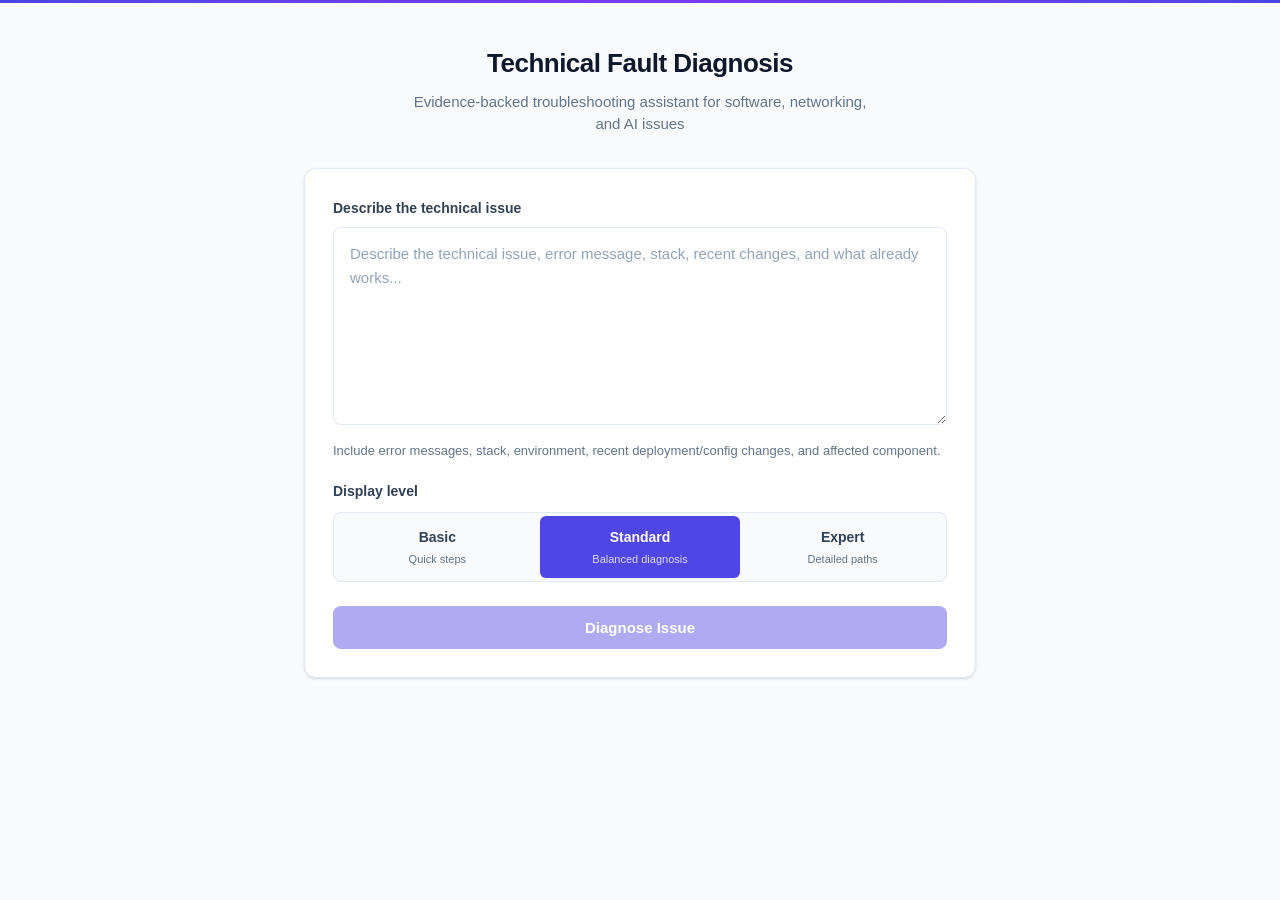
<file: features/fault-diagnosis/frontend/index.html>
<!DOCTYPE html>
<html lang="en">
<head>
  <meta charset="UTF-8">
  <meta name="viewport" content="width=device-width, initial-scale=1.0">
  <meta name="description" content="Evidence-backed troubleshooting assistant for software, networking, and AI issues">
  <title>Technical Fault Diagnosis</title>
  <link rel="stylesheet" href="styles.css">
</head>
<body>
  <div class="app-container" id="app-container">

    <!-- ===== Screen 1: Input ===== -->
    <section id="screen-input" class="screen active">
      <header class="app-header">
        <h1 class="app-header__title">Technical Fault Diagnosis</h1>
        <p class="app-header__subtitle">Evidence-backed troubleshooting assistant for software, networking, and AI issues</p>
      </header>

      <div class="card">
        <div class="form-group">
          <label class="form-label" for="problem-text">Describe the technical issue</label>
          <textarea
            id="problem-text"
            class="form-textarea"
            placeholder="Describe the technical issue, error message, stack, recent changes, and what already works..."
            rows="7"
          ></textarea>
          <p class="form-helper">Include error messages, stack, environment, recent deployment/config changes, and affected component.</p>
        </div>

        <fieldset class="level-selector">
          <legend class="level-selector__legend">Display level</legend>
          <div class="segmented-control" role="radiogroup" aria-label="Display level">
            <input type="radio" name="display_level" value="basic" id="level-basic">
            <label for="level-basic" class="segmented-control__option">
              <span class="segmented-control__option-name">Basic</span>
              <span class="segmented-control__option-desc">Quick steps</span>
            </label>

            <input type="radio" name="display_level" value="standard" id="level-standard" checked>
            <label for="level-standard" class="segmented-control__option">
              <span class="segmented-control__option-name">Standard</span>
              <span class="segmented-control__option-desc">Balanced diagnosis</span>
            </label>

            <input type="radio" name="display_level" value="expert" id="level-expert">
            <label for="level-expert" class="segmented-control__option">
              <span class="segmented-control__option-name">Expert</span>
              <span class="segmented-control__option-desc">Detailed paths</span>
            </label>
          </div>
        </fieldset>

        <button id="btn-diagnose" class="btn btn--primary" type="button" disabled>
          Diagnose Issue
        </button>
      </div>
    </section>

    <!-- ===== Screen 2: Loading ===== -->
    <section id="screen-loading" class="screen" aria-live="polite">
      <div class="card loading-container">
        <div class="spinner" aria-hidden="true"></div>
        <p class="loading-text">Analyzing issue and preparing diagnostic steps&hellip;</p>
        <p class="loading-subtext">This may take a moment while the system evaluates the problem and builds a diagnostic path.</p>
        <button id="btn-cancel" class="btn btn--ghost" type="button">Cancel</button>
      </div>
    </section>

    <!-- ===== Screen 3: Result ===== -->
    <section id="screen-result" class="screen">
      <div id="result-container"></div>
    </section>

    <!-- ===== Screen 4: Error ===== -->
    <section id="screen-error" class="screen" role="alert">
      <div class="card error-card">
        <p class="error-card__title">Could not complete diagnosis</p>
        <ul id="error-list" class="error-list"></ul>
        <button id="btn-retry" class="btn btn--primary" type="button">Try Again</button>
      </div>
    </section>

  </div>

  <!-- ===== Action Plan Modal ===== -->
  <div id="action-plan-overlay" class="ap-overlay" aria-hidden="true">
    <div class="ap-panel" role="dialog" aria-labelledby="ap-panel-title" aria-modal="true">
      <div class="ap-panel__header">
        <h2 id="ap-panel-title" class="ap-panel__title">Recommended action plan</h2>
        <button id="btn-ap-close" class="ap-panel__close" type="button" aria-label="Close panel">&times;</button>
      </div>
      <div id="ap-panel-body" class="ap-panel__body"></div>
      <div class="ap-panel__footer">
        <button id="btn-ap-copy" class="btn btn--secondary" type="button">Copy action plan</button>
        <button id="btn-ap-dismiss" class="btn btn--primary" type="button" style="width: auto">Close</button>
      </div>
    </div>
  </div>

  <script src="app.js"></script>
</body>
</html>
</file>
<file: features/fault-diagnosis/frontend/styles.css>
/* ===========================================
   Design Tokens
   =========================================== */
:root {
  --primary: #4F46E5;
  --primary-hover: #4338CA;
  --primary-light: #EEF2FF;
  --primary-100: #E0E7FF;
  --background: #F8FAFC;
  --surface: #FFFFFF;
  --border: #E2E8F0;
  --border-strong: #CBD5E1;
  --text: #0F172A;
  --text-secondary: #334155;
  --muted: #64748B;
  --muted-light: #94A3B8;
  --danger: #DC2626;
  --danger-bg: #FEF2F2;
  --danger-border: #FECACA;
  --danger-text: #991B1B;
  --radius: 12px;
  --radius-sm: 8px;
  --radius-xs: 6px;
  --shadow-sm: 0 1px 2px 0 rgb(0 0 0 / 0.05);
  --shadow: 0 1px 3px 0 rgb(0 0 0 / 0.1), 0 1px 2px -1px rgb(0 0 0 / 0.1);
  --shadow-md: 0 4px 6px -1px rgb(0 0 0 / 0.1), 0 2px 4px -2px rgb(0 0 0 / 0.1);
  --font: -apple-system, BlinkMacSystemFont, 'Segoe UI', 'Inter', Roboto, 'Helvetica Neue', Arial, sans-serif;
  --transition: 150ms ease;
}

/* ===========================================
   Reset & Base
   =========================================== */
*, *::before, *::after { box-sizing: border-box; margin: 0; padding: 0; }

html {
  font-size: 16px;
  -webkit-font-smoothing: antialiased;
  -moz-osx-font-smoothing: grayscale;
}

body {
  font-family: var(--font);
  background: var(--background);
  color: var(--text);
  line-height: 1.6;
  min-height: 100vh;
}

body::before {
  content: '';
  display: block;
  height: 3px;
  background: linear-gradient(90deg, var(--primary), #7C3AED, var(--primary));
}

/* ===========================================
   Layout
   =========================================== */
.app-container {
  max-width: 720px;
  margin: 0 auto;
  padding: 40px 24px 60px;
}

.app-container--wide {
  max-width: 960px;
}

/* ===========================================
   Screen Visibility
   =========================================== */
.screen { display: none; }
.screen.active {
  display: block;
  animation: fadeIn 0.3s ease;
}

@keyframes fadeIn {
  from { opacity: 0; transform: translateY(8px); }
  to   { opacity: 1; transform: translateY(0); }
}

/* ===========================================
   Header
   =========================================== */
.app-header {
  text-align: center;
  margin-bottom: 32px;
}

.app-header__title {
  font-size: 1.625rem;
  font-weight: 700;
  color: var(--text);
  letter-spacing: -0.02em;
  margin-bottom: 6px;
}

.app-header__subtitle {
  font-size: 0.9375rem;
  color: var(--muted);
  max-width: 460px;
  margin: 0 auto;
  line-height: 1.5;
}

/* ===========================================
   Cards
   =========================================== */
.card {
  background: var(--surface);
  border: 1px solid var(--border);
  border-radius: var(--radius);
  box-shadow: var(--shadow);
  padding: 28px;
}

.card + .card { margin-top: 16px; }
.card--accent { border-left: 3px solid var(--primary); }
.card--highlight { background: var(--primary-light); border-color: var(--primary-100); }

/* ===========================================
   Form Elements
   =========================================== */
.form-group { margin-bottom: 20px; }

.form-label {
  display: block;
  font-size: 0.875rem;
  font-weight: 600;
  color: var(--text-secondary);
  margin-bottom: 8px;
}

.form-textarea {
  width: 100%;
  min-height: 160px;
  padding: 14px 16px;
  font-family: var(--font);
  font-size: 0.9375rem;
  line-height: 1.6;
  color: var(--text);
  background: var(--surface);
  border: 1px solid var(--border);
  border-radius: var(--radius-sm);
  resize: vertical;
  transition: border-color var(--transition), box-shadow var(--transition);
}

.form-textarea:hover { border-color: var(--border-strong); }

.form-textarea:focus {
  outline: none;
  border-color: var(--primary);
  box-shadow: 0 0 0 3px rgb(79 70 229 / 0.15);
}

.form-textarea::placeholder { color: var(--muted-light); }

.form-helper {
  font-size: 0.8125rem;
  color: var(--muted);
  margin-top: 8px;
  line-height: 1.5;
}

/* ===========================================
   Segmented Control
   =========================================== */
.level-selector { border: none; margin-bottom: 24px; }

.level-selector__legend {
  font-size: 0.875rem;
  font-weight: 600;
  color: var(--text-secondary);
  margin-bottom: 10px;
}

.segmented-control {
  display: flex;
  background: var(--background);
  border: 1px solid var(--border);
  border-radius: var(--radius-sm);
  padding: 3px;
  gap: 2px;
}

.segmented-control input[type="radio"] {
  position: absolute;
  opacity: 0;
  width: 0;
  height: 0;
}

.segmented-control__option {
  flex: 1;
  text-align: center;
  padding: 10px 12px;
  border-radius: var(--radius-xs);
  cursor: pointer;
  transition: all var(--transition);
  user-select: none;
}

.segmented-control__option-name {
  display: block;
  font-size: 0.875rem;
  font-weight: 600;
  color: var(--text-secondary);
}

.segmented-control__option-desc {
  display: block;
  font-size: 0.6875rem;
  color: var(--muted);
  margin-top: 2px;
}

.segmented-control input:checked + .segmented-control__option {
  background: var(--primary);
  box-shadow: var(--shadow-sm);
}

.segmented-control input:checked + .segmented-control__option .segmented-control__option-name { color: #fff; }
.segmented-control input:checked + .segmented-control__option .segmented-control__option-desc { color: rgb(255 255 255 / 0.8); }

.segmented-control input:focus-visible + .segmented-control__option {
  outline: 2px solid var(--primary);
  outline-offset: 2px;
}

.segmented-control__option:hover { background: rgb(79 70 229 / 0.06); }
.segmented-control input:checked + .segmented-control__option:hover { background: var(--primary-hover); }

/* ===========================================
   Buttons
   =========================================== */
.btn {
  display: inline-flex;
  align-items: center;
  justify-content: center;
  gap: 8px;
  padding: 12px 24px;
  font-family: var(--font);
  font-size: 0.9375rem;
  font-weight: 600;
  border: none;
  border-radius: var(--radius-sm);
  cursor: pointer;
  transition: all var(--transition);
  line-height: 1;
}

.btn:focus-visible { outline: 2px solid var(--primary); outline-offset: 2px; }

.btn--primary {
  width: 100%;
  background: var(--primary);
  color: #fff;
  padding: 14px 24px;
}

.btn--primary:hover:not(:disabled) {
  background: var(--primary-hover);
  transform: translateY(-1px);
  box-shadow: var(--shadow-md);
}

.btn--primary:active:not(:disabled) { transform: translateY(0); }
.btn--primary:disabled { opacity: 0.45; cursor: not-allowed; }

.btn--secondary {
  background: var(--surface);
  color: var(--text-secondary);
  border: 1px solid var(--border);
}

.btn--secondary:hover { background: var(--background); border-color: var(--border-strong); }

.btn--ghost {
  background: transparent;
  color: var(--muted);
  padding: 10px 16px;
}

.btn--ghost:hover { color: var(--text); background: var(--background); }

/* ===========================================
   Loading Screen
   =========================================== */
.loading-container {
  text-align: center;
  padding: 60px 28px;
}

.spinner {
  width: 40px;
  height: 40px;
  border: 3px solid var(--border);
  border-top-color: var(--primary);
  border-radius: 50%;
  animation: spin 0.8s linear infinite;
  margin: 0 auto 24px;
}

@keyframes spin { to { transform: rotate(360deg); } }

.loading-text {
  font-size: 1.0625rem;
  font-weight: 600;
  color: var(--text);
  margin-bottom: 8px;
}

.loading-subtext {
  font-size: 0.875rem;
  color: var(--muted);
  max-width: 380px;
  margin: 0 auto 24px;
}

/* ===========================================
   Result Sections
   =========================================== */
.section-title {
  font-size: 0.8125rem;
  font-weight: 700;
  text-transform: uppercase;
  letter-spacing: 0.06em;
  color: var(--muted);
  margin-bottom: 12px;
}

.summary-text {
  font-size: 0.9375rem;
  color: var(--text-secondary);
  line-height: 1.6;
}

.primary-path-text {
  font-size: 1rem;
  font-weight: 600;
  color: var(--text);
}

/* ===========================================
   Step Cards
   =========================================== */
.step-card {
  background: var(--surface);
  border: 1px solid var(--border);
  border-radius: var(--radius);
  padding: 20px 24px;
  margin-bottom: 12px;
  transition: box-shadow var(--transition);
}

.step-card:hover { box-shadow: var(--shadow-md); }

.checklist-pager {
  margin-top: 8px;
  margin-bottom: 20px;
}

.checklist-pager__heading {
  display: flex;
  align-items: center;
  justify-content: space-between;
  gap: 12px;
  margin-bottom: 12px;
}

.checklist-pager__heading .section-title {
  margin-bottom: 0;
}

.checklist-pager__counter {
  flex-shrink: 0;
  font-size: 0.8125rem;
  color: var(--muted);
  font-weight: 600;
}

.checklist-pager__slot .step-card {
  margin-bottom: 0;
}

.checklist-pager__nav {
  display: flex;
  justify-content: flex-end;
  gap: 10px;
  margin-top: 12px;
}

.checklist-pager__button {
  min-width: 112px;
}

.checklist-pager__button.btn--primary {
  width: auto;
  padding: 12px 24px;
}

.checklist-pager__button:disabled {
  opacity: 0.45;
  cursor: not-allowed;
  transform: none;
  box-shadow: none;
}

.step-card__header {
  display: flex;
  align-items: flex-start;
  gap: 12px;
  margin-bottom: 14px;
}

.step-card__number {
  flex-shrink: 0;
  width: 28px;
  height: 28px;
  display: flex;
  align-items: center;
  justify-content: center;
  background: var(--primary);
  color: #fff;
  font-size: 0.75rem;
  font-weight: 700;
  border-radius: 50%;
}

.step-card__title {
  font-size: 0.9375rem;
  font-weight: 600;
  color: var(--text);
  padding-top: 3px;
}

.step-card__field { margin-bottom: 10px; }
.step-card__field:last-child { margin-bottom: 0; }

.step-card__field-label {
  font-size: 0.75rem;
  font-weight: 600;
  text-transform: uppercase;
  letter-spacing: 0.04em;
  color: var(--muted);
  margin-bottom: 3px;
}

.step-card__field-value {
  font-size: 0.875rem;
  color: var(--text-secondary);
  line-height: 1.55;
}

.step-card__reference {
  margin-top: 12px;
  padding-top: 10px;
  border-top: 1px solid var(--border);
}

.step-card__reference-label {
  font-size: 0.75rem;
  font-weight: 700;
  color: var(--muted);
  text-transform: uppercase;
  letter-spacing: 0.04em;
  margin-bottom: 4px;
}

.step-card__reference a {
  font-size: 0.8125rem;
  color: var(--primary);
  text-decoration: none;
  font-weight: 500;
}

.step-card__reference a:hover { text-decoration: underline; }

/* ===========================================
   Lists
   =========================================== */
.cause-list, .path-list {
  list-style: none;
  padding: 0;
}

.cause-list li, .path-list li {
  position: relative;
  padding: 8px 0 8px 20px;
  font-size: 0.875rem;
  color: var(--text-secondary);
  line-height: 1.55;
  border-bottom: 1px solid var(--border);
}

.cause-list li:last-child, .path-list li:last-child { border-bottom: none; }

.cause-list li::before, .path-list li::before {
  content: '';
  position: absolute;
  left: 0;
  top: 15px;
  width: 6px;
  height: 6px;
  border-radius: 50%;
  background: var(--primary);
}

.path-list li::before { background: var(--muted-light); }

/* ===========================================
   References Summary
   =========================================== */
.ref-list { list-style: none; padding: 0; }

.ref-list li {
  padding: 8px 0;
  border-bottom: 1px solid var(--border);
}

.ref-list li:last-child { border-bottom: none; }

.ref-list a {
  font-size: 0.875rem;
  color: var(--primary);
  text-decoration: none;
  font-weight: 500;
}

.ref-list a:hover { text-decoration: underline; }

.ref-list__type {
  font-size: 0.6875rem;
  color: var(--muted);
  margin-left: 8px;
  font-weight: 400;
}

/* ===========================================
   Result Actions
   =========================================== */
.result-actions {
  display: flex;
  gap: 12px;
  margin-top: 28px;
  padding-top: 20px;
  border-top: 1px solid var(--border);
}

/* ===========================================
   Collapsible Original Input
   =========================================== */
.original-input {
  margin-top: 20px;
  border: 1px solid var(--border);
  border-radius: var(--radius-sm);
}

.original-input summary {
  padding: 12px 16px;
  font-size: 0.8125rem;
  font-weight: 600;
  color: var(--muted);
  cursor: pointer;
  user-select: none;
  list-style: none;
}

.original-input summary::before {
  content: '▸ ';
}

.original-input[open] summary::before {
  content: '▾ ';
}

.original-input__text {
  padding: 0 16px 14px;
  font-size: 0.8125rem;
  color: var(--text-secondary);
  white-space: pre-wrap;
  line-height: 1.6;
}

/* ===========================================
   Error State
   =========================================== */
.error-card {
  background: var(--danger-bg);
  border-color: var(--danger-border);
}

.error-card__title {
  font-size: 1.0625rem;
  font-weight: 700;
  color: var(--danger-text);
  margin-bottom: 12px;
}

.error-list {
  list-style: disc;
  padding-left: 20px;
  margin-bottom: 20px;
}

.error-list li {
  font-size: 0.875rem;
  color: var(--danger-text);
  padding: 4px 0;
}

/* ===========================================
   Expert Layout
   =========================================== */
.expert-layout {
  display: flex;
  flex-direction: column;
  gap: 18px;
}

.expert-summary-card,
.expert-references-card {
  padding: 22px 24px;
}

.expert-insight-grid {
  display: grid;
  grid-template-columns: repeat(auto-fit, minmax(260px, 1fr));
  gap: 14px;
  align-items: stretch;
}

.expert-insight-card {
  min-height: 100%;
  padding: 20px;
}

.expert-insight-card .cause-list li,
.expert-insight-card .path-list li {
  padding-top: 7px;
  padding-bottom: 7px;
}

/* ===========================================
   Copy Toast
   =========================================== */
.btn--copied {
  background: #059669;
  color: #fff;
  border-color: #059669;
  pointer-events: none;
}

/* ===========================================
   Responsive
   =========================================== */
@media (max-width: 768px) {
  .app-container { padding: 24px 16px 48px; }
  .card { padding: 20px; }
  .app-header__title { font-size: 1.375rem; }
  .expert-layout { gap: 14px; }
  .expert-insight-grid { grid-template-columns: 1fr; }
  .result-actions { flex-direction: column; }
  .result-actions .btn { width: 100%; }
  .checklist-pager__heading {
    align-items: flex-start;
    flex-direction: column;
  }
  .checklist-pager__nav { justify-content: stretch; }
  .checklist-pager__button { flex: 1; }
  .checklist-pager__button.btn--primary { width: auto; }
  .step-card { padding: 16px; }
}

/* ===========================================
   Action Plan Button
   =========================================== */
.btn--action-plan {
  display: inline-flex;
  align-items: center;
  gap: 8px;
  padding: 11px 20px;
  background: var(--surface);
  color: var(--primary);
  font-family: var(--font);
  font-size: 0.875rem;
  font-weight: 600;
  border: 1px solid var(--primary);
  border-radius: var(--radius-sm);
  cursor: pointer;
  transition: all var(--transition);
  line-height: 1;
}

.btn--action-plan:hover {
  background: var(--primary-light);
  border-color: var(--primary-hover);
  transform: translateY(-1px);
  box-shadow: var(--shadow-md);
}

.btn--action-plan:active { transform: translateY(0); }

.btn--action-plan:focus-visible {
  outline: 2px solid var(--primary);
  outline-offset: 2px;
}

.btn--action-plan::before {
  content: '☰';
  font-size: 1rem;
}

/* ===========================================
   Action Plan Overlay / Modal
   =========================================== */
.ap-overlay {
  position: fixed;
  inset: 0;
  z-index: 1000;
  display: flex;
  align-items: center;
  justify-content: center;
  background: rgb(15 23 42 / 0.45);
  backdrop-filter: blur(4px);
  -webkit-backdrop-filter: blur(4px);
  opacity: 0;
  visibility: hidden;
  transition: opacity 0.25s ease, visibility 0.25s ease;
}

.ap-overlay.ap-overlay--visible {
  opacity: 1;
  visibility: visible;
}

.ap-panel {
  position: relative;
  width: min(640px, calc(100vw - 40px));
  max-height: calc(100vh - 80px);
  background: var(--surface);
  border-radius: var(--radius);
  box-shadow: 0 20px 60px rgb(0 0 0 / 0.2), 0 4px 20px rgb(0 0 0 / 0.1);
  display: flex;
  flex-direction: column;
  transform: translateY(20px);
  transition: transform 0.25s ease;
}

.ap-overlay--visible .ap-panel {
  transform: translateY(0);
}

.ap-panel__header {
  display: flex;
  align-items: center;
  justify-content: space-between;
  padding: 22px 28px 18px;
  border-bottom: 1px solid var(--border);
  flex-shrink: 0;
}

.ap-panel__title {
  font-size: 1.0625rem;
  font-weight: 700;
  color: var(--text);
  letter-spacing: -0.01em;
}

.ap-panel__close {
  display: flex;
  align-items: center;
  justify-content: center;
  width: 32px;
  height: 32px;
  font-size: 1.25rem;
  color: var(--muted);
  background: none;
  border: none;
  border-radius: var(--radius-xs);
  cursor: pointer;
  transition: all var(--transition);
}

.ap-panel__close:hover { background: var(--background); color: var(--text); }
.ap-panel__close:focus-visible { outline: 2px solid var(--primary); outline-offset: 2px; }

.ap-panel__body {
  flex: 1;
  overflow-y: auto;
  padding: 20px 28px;
}

.ap-panel__footer {
  display: flex;
  gap: 12px;
  justify-content: flex-end;
  padding: 16px 28px 22px;
  border-top: 1px solid var(--border);
  flex-shrink: 0;
}

/* ===========================================
   Action Plan Checklist Items
   =========================================== */
.ap-item {
  display: flex;
  gap: 14px;
  align-items: flex-start;
  padding: 16px 0;
  border-bottom: 1px solid var(--border);
  transition: opacity var(--transition);
}

.ap-item:last-child { border-bottom: none; }

.ap-item--checked {
  opacity: 0.55;
}

.ap-item__check {
  flex-shrink: 0;
  position: relative;
  width: 22px;
  height: 22px;
  margin-top: 1px;
}

.ap-item__check input {
  position: absolute;
  opacity: 0;
  width: 0;
  height: 0;
}

.ap-item__checkmark {
  display: flex;
  align-items: center;
  justify-content: center;
  width: 22px;
  height: 22px;
  border: 2px solid var(--border-strong);
  border-radius: var(--radius-xs);
  background: var(--surface);
  cursor: pointer;
  transition: all var(--transition);
  font-size: 0.75rem;
  color: transparent;
}

.ap-item__check input:checked + .ap-item__checkmark {
  background: var(--primary);
  border-color: var(--primary);
  color: #fff;
}

.ap-item__check input:focus-visible + .ap-item__checkmark {
  outline: 2px solid var(--primary);
  outline-offset: 2px;
}

.ap-item__checkmark:hover {
  border-color: var(--primary);
}

.ap-item__content {
  flex: 1;
  min-width: 0;
}

.ap-item__rank {
  display: inline-flex;
  align-items: center;
  justify-content: center;
  width: 22px;
  height: 22px;
  font-size: 0.6875rem;
  font-weight: 700;
  color: var(--primary);
  background: var(--primary-light);
  border-radius: 50%;
  margin-right: 8px;
  flex-shrink: 0;
  vertical-align: middle;
}

.ap-item__title {
  font-size: 0.9375rem;
  font-weight: 600;
  color: var(--text);
  line-height: 1.4;
  margin-bottom: 8px;
}

.ap-item__field {
  margin-bottom: 6px;
}

.ap-item__field:last-child { margin-bottom: 0; }

.ap-item__field-label {
  font-size: 0.6875rem;
  font-weight: 700;
  text-transform: uppercase;
  letter-spacing: 0.04em;
  color: var(--muted);
  margin-bottom: 2px;
}

.ap-item__field-value {
  font-size: 0.8125rem;
  color: var(--text-secondary);
  line-height: 1.5;
}

.ap-empty {
  text-align: center;
  padding: 40px 20px;
  color: var(--muted);
  font-size: 0.9375rem;
}

/* ── Responsive overlay ──────────────────── */
@media (max-width: 640px) {
  .ap-panel {
    width: calc(100vw - 20px);
    max-height: calc(100vh - 40px);
    border-radius: var(--radius-sm);
  }
  .ap-panel__header { padding: 18px 20px 14px; }
  .ap-panel__body { padding: 16px 20px; }
  .ap-panel__footer { padding: 14px 20px 18px; flex-direction: column; }
  .ap-panel__footer .btn { width: 100%; }
}
</file>
